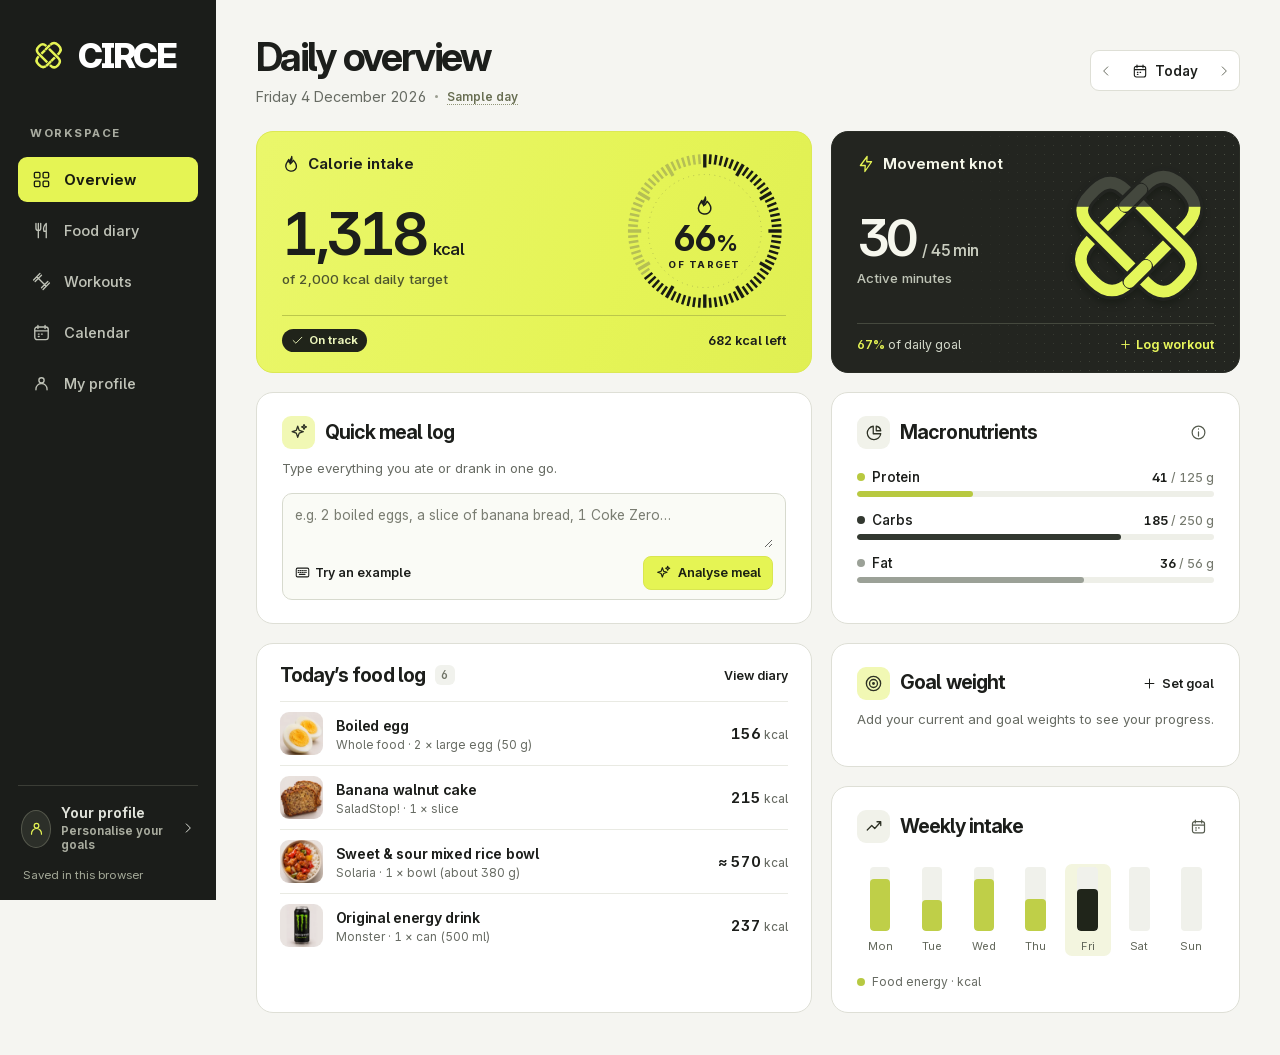
<file: index.html>
<!doctype html>
<html lang="en-GB" data-storage="local"><head><meta charset="utf-8"><meta name="viewport" content="width=device-width,initial-scale=1,viewport-fit=cover"><meta name="theme-color" content="#1b1c1a"><meta name="description" content="CIRCE brings your food, workouts and daily goals into one personal tracker."><title>CIRCE · Daily overview</title><link rel="icon" type="image/svg+xml" href="favicon.svg"><link rel="stylesheet" href="style.css"><script src="foods.js" defer></script><script src="icons.js" defer></script><script src="engine.js" defer></script><script src="backup.js" defer></script><script src="goals.js" defer></script><script src="app.js" defer></script></head>
<body><a class="skip" href="#main">Skip to content</a><div id="app"></div><dialog id="dialog"><div id="dialog-content"></div></dialog><div class="toast" role="status" aria-live="polite"></div><noscript>Enable JavaScript to use your CIRCE food and workout tracker.</noscript></body></html>
</file>
<file: style.css>
@font-face{font-family:Inter;src:url("assets/inter.woff2") format("woff2");font-weight:100 900;font-display:swap}
:root{font-family:Inter,Arial,sans-serif;font-size:16px;--bg:#f5f5f1;--ink:#1c1e1b;--muted:#676b63;--line:#dedfd6;--yellow:#e5f454;--dark:#1b1d1a;--card:#fff;color:var(--ink);background:var(--bg);font-synthesis:none}
*{box-sizing:border-box}body{margin:0}button,input,textarea,select{font:inherit;color:inherit}button,a,input,textarea,select{touch-action:manipulation}button{cursor:pointer}button{border:0;background:none}button:disabled{cursor:default;opacity:.5}button:focus-visible,a:focus-visible{outline:3px solid #829115;outline-offset:3px}input:focus,textarea:focus,select:focus{outline:2px solid #83911d;outline-offset:1px}h1,h2,h3,p{margin:0}button svg{flex:none}.skip{position:fixed;top:-80px;left:15px;z-index:20;background:white;padding:12px}.skip:focus{top:12px}
.shell{min-height:100vh}.sidebar{background:var(--dark);position:fixed;left:0;top:0;bottom:0;width:216px;display:flex;flex-direction:column;padding:37px 18px 18px;color:#f8f9f1;z-index:6}
.brand{display:flex;align-items:center;gap:10px;padding:0 12px;color:white;text-align:left;width:max-content}.brand-knot{height:38px;width:38px;color:var(--yellow)}.brand strong{font-size:34px;letter-spacing:-2.2px;font-weight:830;line-height:1;font-style:italic}.brand sup{font-weight:550;font-size:10px;vertical-align:top;letter-spacing:0;margin-left:3px}
.nav{display:flex;flex-direction:column;gap:6px;margin-top:51px}.nav-label,.minor-label,.datum-label{font-size:.71rem;font-weight:720;letter-spacing:1.5px;text-transform:uppercase}.nav-label{color:#a9aca1;margin:0 12px 11px}.nav button,.mobile-nav button{display:flex;align-items:center;gap:13px;text-align:left}.nav button{font-size:.91rem;font-weight:530;border-radius:9px;color:#bfc2b7;padding:13px 14px;transition:background .18s,color .18s}.nav button:hover,.side-profile:hover{background:#2e302b;color:#fff}.nav button.active{background:var(--yellow);color:#191c10;font-weight:680}.sidebar-bottom{margin-top:auto}.profile-btn{display:flex;align-items:center;gap:10px;color:#e1e3db;width:100%;text-align:left}.side-profile{border-top:1px solid #3b3d36;padding:19px 3px 3px}.avatar{display:grid;place-items:center;border:1px solid #55584c;width:38px;height:38px;border-radius:50%;background:#2c2f29;color:var(--yellow);font-weight:680}.profile-name{font-size:.87rem;font-weight:650}.profile-meta{display:block;font-size:.73rem;color:#a9ac9f;margin-top:3px}.profile-btn .arrow-end{margin-left:auto}.mobile-bar,.mobile-nav{display:none}
main{margin-left:216px;padding:36px clamp(24px,3.1vw,58px) 42px;max-width:1830px}.head{display:flex;justify-content:space-between;align-items:center;gap:15px;margin-bottom:26px}.head h1{font-size:clamp(32px,3.1vw,50px);letter-spacing:-.062em;line-height:1.06;font-weight:680}.head-sub{margin-top:10px;color:var(--muted);font-size:.9rem;display:flex;align-items:center;gap:9px;flex-wrap:wrap}.head-sub i{width:3px;height:3px;background:#9b9e91;border-radius:5px}.sample-link{font-size:.76rem;color:#676d51;border-bottom:1px dotted #929779;padding:0;font-weight:570}.date-tools,.seg{display:inline-flex;align-items:center;border:1px solid var(--line);background:#fff;border-radius:9px;overflow:hidden;flex-shrink:0}.date-tools button{height:39px;display:inline-flex;align-items:center;justify-content:center;gap:7px;padding:0 11px;font-size:.84rem;font-weight:590}.date-tools button:first-child,.date-tools button:last-child{padding:0 8px;color:#686c60}.date-tools button:hover,.seg button:hover{background:#f0f1e9}
.dashboard{display:grid;grid-template-columns:minmax(0,1.36fr) minmax(0,1fr);gap:19px;align-items:stretch}.card{border:1px solid var(--line);background:white;border-radius:17px;min-width:0;overflow:hidden}.card-inner{padding:23px 25px}.card-title{display:flex;align-items:center;gap:10px}.card h2,.section-title{font-size:1.22rem;font-weight:680;letter-spacing:-.047em;line-height:1.2}.card-header,.diary-top{display:flex;align-items:center;justify-content:space-between;gap:10px}.iconbox{display:grid;place-items:center;flex:none;width:33px;height:33px;background:#f1f2ea;color:#2e3225;border-radius:9px}.iconbox.citron{background:#f1f8b4}.iconbox.dark{background:#393d2b;color:var(--yellow)}.hero{position:relative;display:flex;flex-direction:column;padding:23px 25px 20px;min-height:242px}.energy{background:#e6f45f;border-color:#dce954;background-image:linear-gradient(112deg,#eaf76b 0%,#e5f456 64%,#e0ef53 100%)}.hero-label{font-size:.93rem;font-weight:650;display:flex;align-items:center;gap:8px;position:relative;z-index:1}.energy .hero-label svg{stroke-width:1.8}.hero-stat{font-size:clamp(49px,4.6vw,78px);letter-spacing:-.085em;line-height:1.06;font-weight:610;white-space:nowrap}.hero-stat small{font-size:1.03rem;letter-spacing:-.04em;font-weight:560;margin-left:8px}.hero-meta{font-size:.83rem;margin-top:5px;font-weight:510;color:#4e562e}.energy-main{margin:auto 0;padding:23px 0 21px;z-index:1;max-width:60%}.hero-foot{border-top:1px solid #bbc74b;padding-top:13px;display:flex;align-items:center;justify-content:space-between;gap:8px;font-size:.79rem;position:relative;z-index:1}.pill{display:inline-flex;align-items:center;gap:5px;padding:4px 9px;border-radius:20px;font-size:.72rem;line-height:1.3;font-weight:660}.pill.on{background:#20241a;color:#ecf6bb}.pill.over{background:#703526;color:white}.pill.neutral{background:#e0e6b0}.hero-foot .numbers{font-weight:620}.gauge{position:absolute;right:clamp(12px,1.7vw,30px);width:clamp(138px,13.25vw,212px);top:46%;transform:translateY(-50%);aspect-ratio:1}.gauge>svg{width:100%;animation:dial-in .75s ease-out}.gauge-centre{position:absolute;inset:0;display:flex;align-items:center;justify-content:center;flex-direction:column;gap:1px}.gauge-centre strong{font-weight:680;font-size:clamp(28px,2.8vw,44px);letter-spacing:-.07em;line-height:1.05}.gauge-centre strong small{font-size:.62em;margin-left:2px}.gauge-centre span{font-size:.53rem;letter-spacing:1.25px;font-weight:750}.gauge-centre>svg{width:21px;height:21px;margin-bottom:3px}
.movement{background:#232520;color:#f6f7ed;border-color:#292c25;isolation:isolate}.movement:before{content:"";position:absolute;inset:0 0 0 29%;background:radial-gradient(#5c6153 .75px,transparent 1px) 0 0/9px 9px;mask-image:linear-gradient(90deg,transparent,#000 70%);opacity:.7;z-index:-1}.movement .hero-label{color:#f4f6e8}.movement .hero-label svg{color:var(--yellow)}.movement-main{margin:auto 0;padding:22px 0}.movement-main .hero-stat{font-size:clamp(45px,4vw,68px)}.movement-main .hero-stat small{color:#c9cdbf;font-size:.96rem;letter-spacing:-.04em}.movement .hero-meta{color:#bfc4b6}.movement .hero-foot{border-color:#45493e;color:#d5dacb;font-size:.77rem}.movement .hero-foot b{color:var(--yellow);font-weight:590}.movement .hero-foot button{color:#e8f65b;font-weight:650;display:flex;align-items:center;gap:4px;padding:0;font-size:.77rem}.knot-box{position:absolute;right:4%;top:44%;transform:translateY(-50%);width:43%;height:75%;display:grid;place-items:center}.activity-knot{width:100%;max-width:205px;height:100%;filter:drop-shadow(0 5px 3px #10130c66)}.knot-fill{animation:knot-in .95s cubic-bezier(.22,.66,.29,1)}.goal-met .activity-knot{filter:drop-shadow(0 0 9px #e2fa546e)}@keyframes knot-in{from{stroke-dasharray:0 110}}@keyframes dial-in{from{opacity:.3;transform:rotate(-12deg)}}
.quick-card,.macro-card{min-height:222px}.card-copy{color:var(--muted);font-size:.83rem;margin:9px 0 14px;line-height:1.55}.quick-field{border:1px solid #d7dace;border-radius:10px;background:#fafbf6;padding:11px 12px 9px;display:flex;flex-direction:column;gap:8px}.quick-field:focus-within{border-color:#a2ad43;box-shadow:0 0 0 2px #eff3ca}.quick-field textarea{background:transparent;border:0;width:100%;min-height:43px;resize:vertical;line-height:1.55;font-size:.86rem;outline:none;box-shadow:none;padding:0}.quick-field textarea::placeholder{color:#7a7d72}.quick-actions{display:flex;align-items:center;justify-content:space-between;gap:10px}.text-btn{font-size:.78rem;font-weight:600;padding:4px 0;display:inline-flex;align-items:center;gap:5px}.text-btn:hover{text-decoration:underline}.muted{color:var(--muted)}.btn{border-radius:8px;display:inline-flex;align-items:center;justify-content:center;gap:7px;font-weight:620;font-size:.85rem;padding:11px 15px;line-height:1.1;background:#f0f1e9;min-height:37px}.btn:hover{filter:brightness(.96)}.btn.primary{background:var(--yellow);color:#1c2112;border:1px solid #d9e650}.btn.black{background:var(--dark);color:white}.btn.outline{background:white;border:1px solid var(--line)}.btn.small{padding:8px 11px;min-height:32px;font-size:.78rem}.round-icon{height:32px;width:32px;border-radius:8px;display:inline-grid;place-items:center;color:#555b4e}.round-icon:hover{background:#f1f2eb}.macro-list{display:grid;gap:15px;margin-top:20px}.macro-row{display:flex;align-items:center;justify-content:space-between;gap:10px;margin-bottom:6px;font-size:.84rem;font-weight:550}.macro-row .macro-nums{font-size:.78rem;font-weight:630}.macro-nums small{color:#74786d;font-size:inherit;font-weight:450}.bar{background:#eeeFE8;height:6px;border-radius:6px;overflow:hidden}.bar i{display:block;height:100%;width:var(--fill);background:var(--col);border-radius:6px;animation:grow .7s both;transform-origin:left}@keyframes grow{from{transform:scaleX(0)}}.macro-name{display:flex;align-items:center;gap:7px}.dot{width:8px;height:8px;display:inline-block;border-radius:50%;background:var(--col)}
.diary-top{padding:20px 23px 14px}.count{color:#707467;font-size:.73rem;font-weight:550;margin-left:0;background:#f1f2ed;border-radius:6px;padding:3px 6px}.diary-list{padding:0 23px 8px}.diary-row{display:flex;width:100%;align-items:center;text-align:left;gap:13px;padding:10px 0;min-height:63px;border-top:1px solid #e9eae3}.diary-row:hover{background:#fafbf6}.food-img,.food-icon{width:43px;height:43px;border-radius:9px;object-fit:cover;background:#f0f2e6;flex:none;display:grid;place-items:center;color:#61694e}.row-text{min-width:0;flex:1}.row-text strong{display:block;line-height:1.35;font-size:.88rem;font-weight:630;letter-spacing:-.02em}.row-text small,.row-kcal small{display:block;margin-top:3px;font-size:.74rem;color:var(--muted)}.row-kcal{text-align:right;font-weight:650;font-size:.92rem;white-space:nowrap}.row-kcal small{display:inline;margin-left:3px;font-weight:450}.right-col-stack{display:flex;flex-direction:column;gap:19px}.week-head{display:flex;align-items:center;justify-content:space-between}.week-chart{margin-top:21px;display:grid;grid-template-columns:repeat(7,minmax(0,1fr));gap:6px}.week-chart button{display:flex;align-items:center;flex-direction:column;gap:8px;font-size:.69rem;color:#61665a;padding:3px 0;border-radius:7px}.week-chart button:hover,.week-chart .current{background:#f3f5df}.week-track{height:64px;width:clamp(12px,1.6vw,29px);border-radius:4px;background:#f0f1eb;position:relative;overflow:hidden}.week-track i{position:absolute;bottom:0;width:100%;background:#bfcf48;border-radius:4px;height:var(--fill)}.week-chart .current i{background:#20251a}.week-key{color:var(--muted);font-size:.75rem;margin-top:18px;display:flex;align-items:center;gap:7px}.week-key .dot{background:#b7c942}.empty{padding:29px 10px 34px;color:var(--muted);font-size:.9rem;text-align:center;line-height:1.55}
.view-grid{display:grid;grid-template-columns:minmax(0,1.45fr) minmax(270px,1fr);gap:20px;align-items:start}.stack{display:grid;gap:20px}.page-card{margin-bottom:18px}.section-title{display:flex;align-items:center;gap:10px}.work-list{padding:4px 0 0}.work-log{display:flex;gap:12px;align-items:center;padding:16px 0;border-top:1px solid var(--line)}.work-log .iconbox{background:#eff5cb}.cal-nav{display:flex;align-items:center;gap:4px}.calendar-grid{display:grid;grid-template-columns:repeat(7,minmax(0,1fr));gap:5px;margin-top:16px}.cal-lab{text-align:center;font-size:.77rem;font-weight:600;color:var(--muted);padding:6px 0}.cal-day{position:relative;min-height:57px;font-size:.9rem;display:grid;place-content:center;justify-items:center;gap:4px;border-radius:9px;border:1px solid transparent}.cal-day:hover{background:#f1f3e6}.cal-day.today{border-color:#a4aa84}.cal-day.chosen{background:var(--yellow);border-color:#bdca43}.cal-day.out{color:#a2a59a}.cal-day i{position:absolute;bottom:7px;left:calc(50% - 3px);width:6px;height:6px;border-radius:50%;background:#5b662b}.profile-summary{padding:20px 25px;display:grid;gap:11px}.profile-summary p,.note{font-size:.83rem;line-height:1.6;color:var(--muted)}.fields{display:grid;grid-template-columns:repeat(2,minmax(0,1fr));gap:16px}.field{display:flex;flex-direction:column;gap:6px;font-size:.82rem;font-weight:630}.field input,.field select,.field textarea,.search-field{width:100%;border:1px solid #d6d9ce;border-radius:8px;padding:10px 11px;font-size:.92rem;min-height:42px;background:#fff}.field select{appearance:none;padding-right:29px;background:#fff url("data:image/svg+xml,%3Csvg xmlns='http://www.w3.org/2000/svg' width='16' height='16' viewBox='0 0 24 24'%3E%3Cpath d='m6 9 6 6 6-6' fill='none' stroke='%2344493b' stroke-width='2'/%3E%3C/svg%3E") right 9px center/14px no-repeat}.field small{font-weight:460;color:var(--muted);line-height:1.45}.span2{grid-column:1/-1}.form-section{margin:24px 0 12px;font-size:1rem;letter-spacing:-.02em}.form-footer{display:flex;align-items:center;justify-content:flex-end;gap:9px;margin-top:22px;flex-wrap:wrap}.form-footer .danger{margin-right:auto;color:#9c442f}.kpi{font-size:2rem;letter-spacing:-.06em}.source{font-size:.76rem;line-height:1.6;color:var(--muted)}.source a,.note a{color:#4d5c22;text-underline-offset:3px}.sync-state{font-size:.72rem;color:#a5aa99;padding:13px 5px 0}.sync-state:empty{display:none}
dialog{width:min(535px,calc(100% - 30px));max-height:88dvh;overflow:auto;padding:0;background:#fff;border:1px solid #d2d6c6;border-radius:17px;color:var(--ink);box-shadow:0 20px 85px #161b1533}dialog[open]{animation:rise .18s ease-out}dialog::backdrop{background:#181d17a8;backdrop-filter:blur(3px)}#dialog-content{padding:24px}.dialog-head{display:flex;justify-content:space-between;align-items:center;gap:8px;margin-bottom:12px}.dialog-head h2{font-size:1.45rem;letter-spacing:-.045em}.review-row{border:1px solid var(--line);border-radius:10px;padding:12px;margin-top:10px}.review-line{display:flex;align-items:center;gap:10px;justify-content:space-between}.review-line input{width:65px;border:1px solid #d7dace;padding:7px;border-radius:6px;font-size:.88rem}.review-line strong{font-size:.9rem;line-height:1.4;display:block}.review-line small{display:block;color:var(--muted);font-size:.74rem;margin-top:3px}.review-row .source{margin-top:7px}.review-row .review-tools{display:flex;align-items:center;gap:12px;flex-wrap:wrap;margin-top:6px}.review-error{color:#924330;font-size:.82rem;line-height:1.5;margin-top:9px}.search-results{display:grid;gap:5px;margin-top:10px;max-height:230px;overflow-y:auto}.search-results button{padding:9px;background:#f6f7f1;border-radius:6px;text-align:left;font-size:.84rem}.search-results small{display:block;color:var(--muted);margin-top:4px}.fallback{border-top:1px solid var(--line);padding-top:12px;margin-top:12px}.toast{position:fixed;bottom:24px;left:calc(50% + 85px);transform:translate(-50%,15px);opacity:0;pointer-events:none;background:#20241a;color:#fff;border-radius:10px;padding:11px 16px;font-size:.85rem;box-shadow:0 4px 20px #1b1d1a26;transition:opacity .18s,transform .18s;z-index:12;max-width:85vw;text-align:center}.toast.show{opacity:1;transform:translate(-50%,0)}@keyframes rise{from{opacity:0;transform:translateY(7px)}}
@media(min-width:1600px){main{padding-top:44px}.hero{min-height:265px}.card-inner{padding:26px 29px}}
@media(max-width:1150px){.sidebar{width:184px;padding-inline:13px}main{margin-left:184px;padding:29px 22px}.dashboard{gap:14px;grid-template-columns:1.25fr 1fr}.hero,.card-inner{padding:19px}.gauge{width:130px;right:8px}.energy-main{max-width:65%}.hero{min-height:222px}.hero-stat{font-size:48px}.hero-stat small{font-size:.87rem}.knot-box{right:0;width:43%}.diary-list{padding-inline:18px}.diary-top{padding-inline:18px}.view-grid{grid-template-columns:1.4fr 1fr}.row-kcal small{display:block}.card h2{font-size:1.14rem}.brand{padding-left:7px}}
@media(max-width:900px) and (min-width:721px){.sidebar{width:79px;align-items:center}.brand strong,.nav-label,.nav button span,.sidebar-bottom .profile-name,.sidebar-bottom .arrow-end,.sync-state{display:none}.brand{padding:0}.nav button{justify-content:center}.nav{margin-top:44px}.side-profile{border:0;justify-content:center}.sidebar-bottom{max-width:54px}main{margin-left:79px;padding:28px 19px}.head h1{font-size:36px}.view-grid{grid-template-columns:1.3fr 1fr}}
@media(max-width:720px){.sidebar{display:none}main{margin:0;padding:20px 16px 98px}.mobile-bar{display:flex;align-items:center;justify-content:space-between;padding:10px 17px;background:var(--dark);color:white}.mobile-bar .brand{padding:0;gap:6px}.mobile-bar .brand strong{font-size:25px}.mobile-bar .brand-knot{height:29px;width:29px}.mobile-bar .avatar{height:30px;width:30px}.mobile-nav{position:fixed;bottom:0;left:0;right:0;background:#1d1f1b;color:#adb2a4;display:flex;justify-content:space-around;padding:8px 3px max(8px,env(safe-area-inset-bottom));z-index:6;border-radius:15px 15px 0 0}.mobile-nav button{flex-direction:column;align-items:center;justify-content:center;gap:4px;min-width:49px;padding:3px;color:inherit;font-size:.65rem}.mobile-nav button.active{color:var(--yellow)}.mobile-nav svg{width:20px;height:20px}.dashboard{grid-template-columns:minmax(0,1fr) minmax(0,1fr);gap:12px}.head{margin-bottom:18px}.head h1{font-size:32px}.head-sub{font-size:.77rem;margin-top:6px}.date-tools button{height:34px;padding:0 8px}.date-tools button:first-child,.date-tools button:last-child{padding:0 4px}.hero{padding:17px;min-height:210px}.energy-main,.movement-main{padding:25px 0 20px}.gauge{width:109px;right:3px;top:45%}.gauge-centre strong{font-size:26px}.gauge-centre>svg{width:16px;height:16px}.gauge-centre span{font-size:.46rem}.hero-stat,.movement-main .hero-stat{font-size:42px}.hero-stat small{font-size:.79rem}.hero-foot{align-items:flex-start;flex-wrap:wrap;font-size:.71rem;min-height:36px}.hero-label{font-size:.84rem}.quick-card{grid-column:1/-1;grid-row:2}.macro-card{grid-column:2;grid-row:3}.diary-card{grid-column:1;grid-row:3/5}.right-col-stack{grid-column:2}.view-grid{grid-template-columns:1fr}.toast{left:50%;bottom:82px}.card-inner{padding:17px}.quick-card{min-height:0}.view-grid .movement{min-height:220px}.view-grid .knot-box{width:43%}.head-sub .sample-link{font-size:.7rem}.calendar-grid{gap:2px}}
@media(max-width:560px){.dashboard{grid-template-columns:minmax(0,1fr)}.dashboard>.energy{grid-row:1}.dashboard>.quick-card{grid-row:2}.dashboard>.movement{grid-row:3}.dashboard>.macro-card{grid-column:1;grid-row:5}.dashboard>.diary-card{grid-column:1;grid-row:4}.dashboard>.right-col-stack{grid-column:1;grid-row:6}.hero{min-height:201px;padding:20px}.gauge{width:148px;top:44%;right:14px}.hero-stat,.movement-main .hero-stat{font-size:51px}.gauge-centre strong{font-size:32px}.gauge-centre>svg{width:20px;height:20px}.hero-stat small{font-size:.95rem}.energy-main,.movement-main{padding:19px 0 18px}.hero-foot{align-items:center;min-height:0;font-size:.77rem}.hero-label{font-size:.94rem}.knot-box{width:40%;right:5%;height:73%}.card-inner{padding:18px}.head{align-items:flex-start}.date-tools{margin-top:3px}.date-tools .date-prev,.date-tools .date-next{display:none}.head-sub{gap:6px}.mobile-bar .brand sup{font-size:7px}.diary-list{padding-bottom:4px}.row-kcal small{display:inline}.quick-field textarea{font-size:16px}.quick-card,.macro-card{min-height:0}.view-grid,.stack{gap:12px}.card{border-radius:14px}.fields{gap:12px}.field input,.field select,.search-field{font-size:16px}.form-footer .btn{flex-grow:1}.dialog-head h2{font-size:1.28rem}#dialog-content{padding:18px}.cal-day{min-height:43px}.note{font-size:.81rem}}
@media(max-width:365px){main{padding-inline:10px}.head h1{font-size:28px}.gauge{width:125px;right:6px}.hero-stat{font-size:45px}.fields{grid-template-columns:1fr}.span2{grid-column:auto}.head-sub{font-size:.69rem}.hero-meta{font-size:.75rem}}
@media(prefers-reduced-motion:reduce){*,*::before,*::after{animation:none!important;transition:none!important;scroll-behavior:auto!important}}

.knot-level{transform-box:fill-box;transform-origin:center bottom;animation:level-up .7s ease-out both}
@keyframes level-up{from{transform:scaleY(.65)}to{transform:scaleY(1)}}
.energy.over-target{background:#f3e1ad;border-color:#e5d19a}.energy.over-target .hero-foot{border-color:#ccb57d}
.energy.over-target .gauge>svg{animation:above-pulse .65s ease-out}
@keyframes above-pulse{0%{transform:scale(.9);opacity:.55}60%{transform:scale(1.04)}100%{transform:scale(1);opacity:1}}
.gauge{top:44%;max-height:73%}.week-track i{left:0}.gauge-centre span{font-size:.59rem}
@media(min-width:1151px){.knot-box{width:44%;right:2.5%}.activity-knot{max-width:200px}}

.gauge{top:42%}@media(max-width:560px){.gauge{width:clamp(108px,34vw,142px);right:13px}}
.weight-numbers,.weight-caption{display:flex;align-items:baseline;justify-content:space-between;gap:12px}.weight-numbers{margin:18px 0 12px}.weight-numbers>strong{font-size:2.2rem;letter-spacing:-.07em}.weight-numbers small{font-size:.9rem;letter-spacing:0}.weight-numbers span,.weight-caption{font-size:.8rem;color:var(--muted)}.weight-caption{margin-top:10px}.weight-caption b{color:var(--ink)}
.cal-day{display:flex;flex-direction:column;align-items:center;justify-content:center;gap:2px;min-height:64px}.day-knot,.day-blank{display:flex;align-items:center;justify-content:center;width:26px;height:26px}.day-knot{border-radius:7px;background:#292e24}.day-knot svg{width:24px;height:24px;filter:none}.day-blank{color:#81912d}.knot-result{display:grid;justify-items:center;gap:6px;padding:19px 12px;background:#252821;border-radius:13px;color:white}.knot-result svg{height:133px;width:133px}.knot-result p{font-size:.85rem;color:#d2d6c8}.knot-result strong{font-size:1.5rem}
@media(max-width:560px){.dashboard>.movement{grid-row:2;min-height:155px}.dashboard>.quick-card{grid-row:3}.dashboard>.movement .knot-box{height:87%;top:40%}.cal-day{min-height:53px}.knot-box svg{display:block;width:100%}.weight-caption{flex-wrap:wrap}}
</file>
